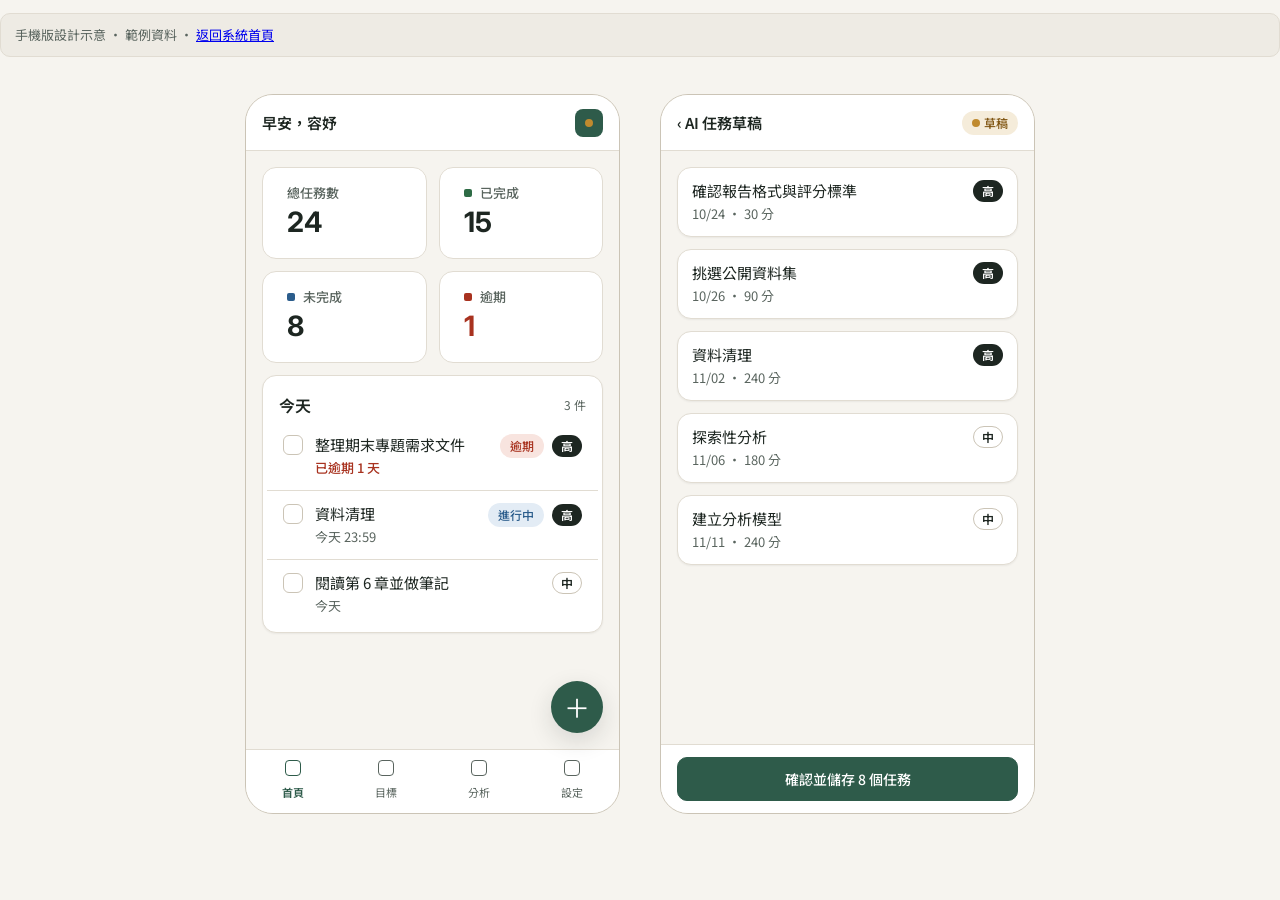
<file: frontend/pages/mobile.html>
<!doctype html>
<html lang="zh-Hant" data-theme="light">
<head>
<meta charset="utf-8">
<meta name="viewport" content="width=device-width, initial-scale=1">
<link rel="preconnect" href="https://fonts.googleapis.com">
<link href="https://fonts.googleapis.com/css2?family=Inter:wght@400;600;700&family=Noto+Sans+TC:wght@400;500;600;700&display=swap" rel="stylesheet">
<link rel="stylesheet" href="../css/tokens.css">
<link rel="stylesheet" href="../css/style.css">
<title>手機版設計示意｜智慧任務規劃</title>
<link rel="stylesheet" href="../css/integration.css">
<script src="../integration.js" defer></script>
</head>
<body>
<p class="tp-demo-note">手機版設計示意 · 範例資料 · <a href="dashboard.html">返回系統首頁</a></p>
<div style="display:flex;gap:40px;padding:24px;justify-content:center;background:var(--bg)">
<div class="tp-phone" style="position:relative"><div class="tp-phone__top"><span>早安，容妤</span><span class="tp-brand__mark"></span></div>
<div class="tp-phone__body"><div style="display:grid;grid-template-columns:1fr 1fr;gap:12px"><div class="tp-stat "><div class="tp-stat__label">總任務數</div><div class="tp-stat__num">24</div><div class="tp-stat__hint"></div></div><div class="tp-stat "><div class="tp-stat__label"><span class="tp-swatch" style="background:var(--status-done)"></span>已完成</div><div class="tp-stat__num">15</div><div class="tp-stat__hint"></div></div><div class="tp-stat "><div class="tp-stat__label"><span class="tp-swatch" style="background:var(--status-doing)"></span>未完成</div><div class="tp-stat__num">8</div><div class="tp-stat__hint"></div></div><div class="tp-stat tp-stat--overdue"><div class="tp-stat__label"><span class="tp-swatch" style="background:var(--status-overdue)"></span>逾期</div><div class="tp-stat__num">1</div><div class="tp-stat__hint"></div></div></div>
<section class="tp-card" style="padding:4px"><div class="tp-card__head" style="padding:12px 12px 0;margin-bottom:4px"><h2 class="tp-h2" style="font-size:16px">今天</h2><span class="tp-cap">3 件</span></div>
<div class="tp-task tp-task--overdue"><span class="tp-check"></span><div><div class="tp-task__title">整理期末專題需求文件</div><div class="tp-task__meta"><span class="tp-due">已逾期 1 天</span></div></div><div class="tp-task__side"><span class="tp-chip tp-chip--overdue">逾期</span><span class="tp-prio tp-prio--high">高</span></div></div><div class="tp-task tp-task--"><span class="tp-check"></span><div><div class="tp-task__title">資料清理</div><div class="tp-task__meta"><span class="tp-due">今天 23:59</span></div></div><div class="tp-task__side"><span class="tp-chip tp-chip--doing">進行中</span><span class="tp-prio tp-prio--high">高</span></div></div><div class="tp-task tp-task--"><span class="tp-check"></span><div><div class="tp-task__title">閱讀第 6 章並做筆記</div><div class="tp-task__meta"><span class="tp-due">今天</span></div></div><div class="tp-task__side"><span class="tp-prio tp-prio--mid">中</span></div></div></section></div>
<span class="tp-fab">＋</span>
<nav class="tp-bnav"><a href="dashboard.html" class="on"><span class="tp-nav__ico"></span>首頁</a><a><span class="tp-nav__ico"></span>目標</a><a><span class="tp-nav__ico"></span>分析</a><a><span class="tp-nav__ico"></span>設定</a></nav></div>
<div class="tp-phone"><div class="tp-phone__top"><span>‹ AI 任務草稿</span><span class="tp-chip tp-chip--ai"><span class="tp-ai-dot"></span>草稿</span></div>
<div class="tp-phone__body">
<div class="tp-card" style="padding:12px 14px"><div class="tp-row" style="justify-content:space-between;flex-wrap:nowrap"><span class="tp-task__title">確認報告格式與評分標準</span><span class="tp-prio tp-prio--high">高</span></div><div class="tp-task__meta">10/24 · 30 分</div></div><div class="tp-card" style="padding:12px 14px"><div class="tp-row" style="justify-content:space-between;flex-wrap:nowrap"><span class="tp-task__title">挑選公開資料集</span><span class="tp-prio tp-prio--high">高</span></div><div class="tp-task__meta">10/26 · 90 分</div></div><div class="tp-card" style="padding:12px 14px"><div class="tp-row" style="justify-content:space-between;flex-wrap:nowrap"><span class="tp-task__title">資料清理</span><span class="tp-prio tp-prio--high">高</span></div><div class="tp-task__meta">11/02 · 240 分</div></div><div class="tp-card" style="padding:12px 14px"><div class="tp-row" style="justify-content:space-between;flex-wrap:nowrap"><span class="tp-task__title">探索性分析</span><span class="tp-prio tp-prio--mid">中</span></div><div class="tp-task__meta">11/06 · 180 分</div></div><div class="tp-card" style="padding:12px 14px"><div class="tp-row" style="justify-content:space-between;flex-wrap:nowrap"><span class="tp-task__title">建立分析模型</span><span class="tp-prio tp-prio--mid">中</span></div><div class="tp-task__meta">11/11 · 240 分</div></div></div>
<div style="padding:12px 16px;background:var(--surface);border-top:1px solid var(--line)"><button class="tp-btn tp-btn--primary" style="width:100%;justify-content:center;height:44px">確認並儲存 8 個任務</button></div></div>
</div>
</body>
</html>
</file>
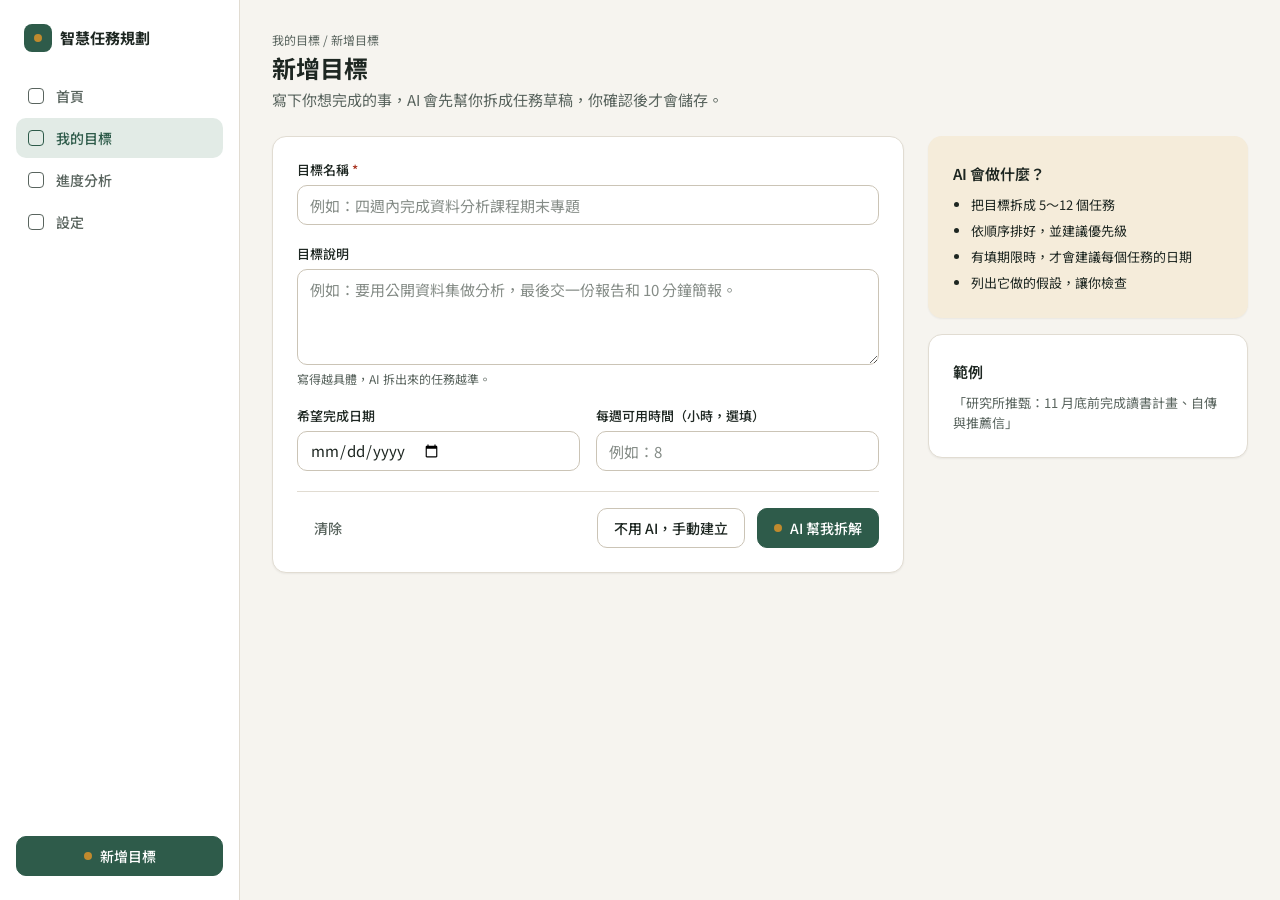
<file: frontend/pages/new-goal.html>
<!doctype html>
<html lang="zh-Hant" data-theme="light">
<head>
<meta charset="utf-8">
<meta name="viewport" content="width=device-width, initial-scale=1">
<link rel="preconnect" href="https://fonts.googleapis.com">
<link href="https://fonts.googleapis.com/css2?family=Inter:wght@400;600;700&family=Noto+Sans+TC:wght@400;500;600;700&display=swap" rel="stylesheet">
<link rel="stylesheet" href="../css/tokens.css">
<link rel="stylesheet" href="../css/style.css">
<title>新增目標｜智慧任務規劃</title>
<link rel="stylesheet" href="../css/integration.css">
<link rel="stylesheet" href="../css/app.css">
<script src="../integration.js" defer></script>
<script type="module" src="../js/new-goal.js"></script>
</head>
<body>
<nav class="tp-mobile-nav" aria-label="手機版主要導覽"><a href="dashboard.html">首頁</a><a href="goals.html" aria-current="page">我的目標</a><a href="progress.html">進度分析</a><a href="new-goal.html">新增目標</a></nav>
<div class="tp-shell"><aside class="tp-side"><div class="tp-brand"><span class="tp-brand__mark"></span>智慧任務規劃</div>
<nav class="tp-nav"><a href="dashboard.html" class=""><span class="tp-nav__ico"></span>首頁</a><a href="goals.html" class="on"><span class="tp-nav__ico"></span>我的目標</a><a href="progress.html" class=""><span class="tp-nav__ico"></span>進度分析</a><a href="#" class=""><span class="tp-nav__ico"></span>設定</a></nav>
<div class="tp-side__foot"><a href="new-goal.html" class="tp-btn tp-btn--primary" style="width:100%;justify-content:center;text-decoration:none"><span class="tp-ai-dot"></span>新增目標</a></div></aside>
<main class="tp-main"><div class="tp-wrap">
<div><p class="tp-cap" style="margin:0 0 4px">我的目標 / 新增目標</p><h1 class="tp-h1">新增目標</h1><p class="tp-muted" style="margin:4px 0 0">寫下你想完成的事，AI 會先幫你拆成任務草稿，你確認後才會儲存。</p></div>
<div class="tp-grid-side">
<form id="goal-form" class="tp-card tp-col" style="gap:20px;max-width:var(--form-max)" novalidate>
<div class="tp-field"><label class="tp-field__label" for="goal-title">目標名稱 <span style="color:var(--status-overdue)">*</span></label><input id="goal-title" name="title" class="tp-input" maxlength="200" required placeholder="例如：四週內完成資料分析課程期末專題"><span id="title-error" class="tp-err" hidden>請輸入目標名稱</span></div>
<div class="tp-field"><label class="tp-field__label" for="goal-description">目標說明</label><textarea id="goal-description" name="description" class="tp-input tp-input--area" maxlength="10000" placeholder="例如：要用公開資料集做分析，最後交一份報告和 10 分鐘簡報。"></textarea><span class="tp-field__hint">寫得越具體，AI 拆出來的任務越準。</span></div>
<div class="tp-row" style="gap:16px;align-items:flex-start"><div class="tp-field" style="flex:1"><label class="tp-field__label" for="goal-date">希望完成日期</label><input id="goal-date" name="target_date" type="date" class="tp-input"></div>
<div class="tp-field" style="flex:1"><label class="tp-field__label" for="goal-hours">每週可用時間（小時，選填）</label><input id="goal-hours" name="weekly_hours" type="number" min="1" max="168" step="1" class="tp-input" placeholder="例如：8"></div></div>
<div class="tp-row" style="justify-content:space-between;border-top:1px solid var(--line);padding-top:16px"><button type="reset" class="tp-btn tp-btn--ghost">清除</button>
<div class="tp-row"><button type="submit" class="tp-btn">不用 AI，手動建立</button><button type="button" id="ai-button" class="tp-btn tp-btn--primary"><span class="tp-ai-dot"></span>AI 幫我拆解</button></div></div>
</form>
<aside class="tp-col" style="gap:16px">
<section class="tp-card tp-card--ai"><h2 class="tp-h2" style="font-size:15px;margin-bottom:8px">AI 會做什麼？</h2><ul class="tp-sm" style="margin:0;padding-left:18px;display:flex;flex-direction:column;gap:6px"><li>把目標拆成 5～12 個任務</li><li>依順序排好，並建議優先級</li><li>有填期限時，才會建議每個任務的日期</li><li>列出它做的假設，讓你檢查</li></ul></section>
<section class="tp-card"><h2 class="tp-h2" style="font-size:15px;margin-bottom:8px">範例</h2><p class="tp-sm tp-muted" style="margin:0">「研究所推甄：11 月底前完成讀書計畫、自傳與推薦信」</p></section>
</aside></div></div></main></div>
</body>
</html>
</file>
<file: frontend/css/tokens.css>
/* 智慧任務規劃 — 由 tokens.json 產生的 CSS 變數 */
:root, [data-theme="light"] {
  --bg: #f6f4ef;
  --surface: #ffffff;
  --surface-sunk: #eeebe4;
  --line: #e1dcd2;
  --line-strong: #cbc4b6;
  --ink: #1d2621;
  --ink-muted: #59645e;
  --ink-faint: #858c87;
  --primary: #2e5b4a;
  --primary-hover: #23483a;
  --primary-soft: #e2ebe6;
  --on-primary: #ffffff;
  --accent: #c08a2e;
  --accent-ink: #7f5410;
  --accent-soft: #f5ecda;
  --status-todo: #59645e;
  --status-todo-soft: #eceae4;
  --status-doing: #2b5d8c;
  --status-doing-soft: #e3ecf5;
  --status-done: #2e6b45;
  --status-done-soft: #e2efe6;
  --status-overdue: #a8321f;
  --status-overdue-soft: #f8e4df;
  --shadow-card: 0 1px 2px rgba(29,38,33,0.06);
  --shadow-pop: 0 8px 24px rgba(29,38,33,0.14);
}
[data-theme="dark"] {
  --bg: #141816;
  --surface: #1c211e;
  --surface-sunk: #232925;
  --line: #2f3632;
  --line-strong: #46504a;
  --ink: #ecefe9;
  --ink-muted: #a3ada6;
  --ink-faint: #78817b;
  --primary: #7fbfa3;
  --primary-hover: #98cfb6;
  --primary-soft: #213a30;
  --on-primary: #0f1a15;
  --accent: #e0b25e;
  --accent-ink: #e8c27e;
  --accent-soft: #3a2f1a;
  --status-todo: #a3ada6;
  --status-todo-soft: #262c28;
  --status-doing: #8bb8e3;
  --status-doing-soft: #1d2c3a;
  --status-done: #86c99d;
  --status-done-soft: #1d3325;
  --status-overdue: #f08f7c;
  --status-overdue-soft: #3d211b;
  --shadow-card: none;
  --shadow-pop: 0 8px 24px rgba(0,0,0,0.5);
}
:root {
  --space-1: 4px;
  --space-2: 8px;
  --space-3: 12px;
  --space-4: 16px;
  --space-5: 24px;
  --space-6: 32px;
  --space-7: 48px;
  --radius-sm: 6px;
  --radius-md: 10px;
  --radius-lg: 14px;
  --radius-pill: 999px;
  --sidebar-width: 240px;
  --content-max: 1120px;
  --form-max: 640px;
  --topbar-height: 64px;
  --bottom-nav-height: 64px;
  --breakpoint-mobile: 768px;
  --font-sans: "Noto Sans TC", "PingFang TC", "Microsoft JhengHei", system-ui, sans-serif;
  --font-num: "Inter", "Noto Sans TC", system-ui, sans-serif;
}
</file>
<file: frontend/css/style.css>
/* 智慧任務規劃 — 共用樣式。所有值都來自 tokens.css 的變數。 */
* { box-sizing: border-box; }
body { margin: 0; background: var(--bg); color: var(--ink); font-family: var(--font-sans); font-size: 15px; line-height: 24px; }
.tp-pad { padding: var(--space-5); }
.tp-row { display: flex; gap: var(--space-3); align-items: center; flex-wrap: wrap; }
.tp-col { display: flex; flex-direction: column; gap: var(--space-3); }
.tp-muted { color: var(--ink-muted); }
.tp-sm { font-size: 13px; line-height: 20px; }
.tp-cap { font-size: 12px; line-height: 16px; color: var(--ink-muted); }
.tp-h1 { font-size: 24px; line-height: 32px; font-weight: 700; margin: 0; }
.tp-h2 { font-size: 18px; line-height: 26px; font-weight: 600; margin: 0; }
.tp-display { font-size: 32px; line-height: 40px; font-weight: 700; margin: 0; }

/* 按鈕 */
.tp-btn { display: inline-flex; align-items: center; gap: var(--space-2); height: 40px; padding: 0 var(--space-4); border-radius: var(--radius-md); border: 1px solid var(--line-strong); background: var(--surface); color: var(--ink); font: 500 14px/1 var(--font-sans); cursor: pointer; white-space: nowrap; }
.tp-btn:hover { background: var(--surface-sunk); }
.tp-btn:focus-visible { outline: 2px solid var(--primary); outline-offset: 2px; }
.tp-btn--primary { background: var(--primary); border-color: var(--primary); color: var(--on-primary); }
.tp-btn--primary:hover { background: var(--primary-hover); border-color: var(--primary-hover); }
.tp-btn--ghost { border-color: transparent; background: transparent; color: var(--ink-muted); }
.tp-btn--danger { color: var(--status-overdue); border-color: var(--line-strong); }
.tp-btn--sm { height: 32px; padding: 0 var(--space-3); font-size: 13px; }
.tp-btn[disabled] { color: var(--ink-faint); border-color: var(--line); background: var(--surface-sunk); cursor: not-allowed; }
.tp-ai-dot { width: 8px; height: 8px; border-radius: 50%; background: var(--accent); display: inline-block; flex: none; }

/* 卡片 */
.tp-card { background: var(--surface); border: 1px solid var(--line); border-radius: var(--radius-lg); box-shadow: var(--shadow-card); padding: var(--space-5); }
.tp-card__head { display: flex; justify-content: space-between; align-items: center; margin-bottom: var(--space-3); }
.tp-card--ai { background: var(--accent-soft); border-color: transparent; }

/* 統計卡片 */
.tp-stat { background: var(--surface); border: 1px solid var(--line); border-radius: var(--radius-lg); padding: var(--space-4) var(--space-5); display: flex; flex-direction: column; gap: var(--space-1); min-width: 0; }
.tp-stat__label { font-size: 13px; line-height: 18px; font-weight: 500; color: var(--ink-muted); display: flex; align-items: center; gap: var(--space-2); }
.tp-stat__num { font: 700 28px/32px var(--font-num); color: var(--ink); }
.tp-stat__hint { font-size: 12px; line-height: 16px; color: var(--ink-muted); }
.tp-stat--overdue .tp-stat__num { color: var(--status-overdue); }
.tp-swatch { width: 8px; height: 8px; border-radius: 2px; display: inline-block; }

/* 狀態與優先級標籤 */
.tp-chip { display: inline-flex; align-items: center; gap: var(--space-1); height: 24px; padding: 0 10px; border-radius: var(--radius-pill); font-size: 12px; font-weight: 500; white-space: nowrap; }
.tp-chip--todo { background: var(--status-todo-soft); color: var(--status-todo); }
.tp-chip--doing { background: var(--status-doing-soft); color: var(--status-doing); }
.tp-chip--done { background: var(--status-done-soft); color: var(--status-done); }
.tp-chip--overdue { background: var(--status-overdue-soft); color: var(--status-overdue); }
.tp-chip--ai { background: var(--accent-soft); color: var(--accent-ink); }
.tp-prio { display: inline-flex; align-items: center; height: 22px; padding: 0 8px; border-radius: var(--radius-pill); font-size: 12px; font-weight: 600; border: 1px solid transparent; white-space: nowrap; }
.tp-prio--high { background: var(--ink); color: var(--surface); }
.tp-prio--mid { border-color: var(--line-strong); color: var(--ink); background: var(--surface); }
.tp-prio--low { background: var(--surface-sunk); color: var(--ink-muted); }

/* 任務列 */
.tp-task { display: grid; grid-template-columns: 20px 1fr auto; gap: var(--space-3); align-items: start; padding: var(--space-3) var(--space-4); border-radius: var(--radius-md); background: var(--surface); }
.tp-task + .tp-task { border-top: 1px solid var(--line); border-radius: 0; }
.tp-task__title { font-size: 15px; line-height: 22px; }
.tp-task__meta { font-size: 13px; line-height: 20px; color: var(--ink-muted); display: flex; gap: var(--space-2); align-items: center; flex-wrap: wrap; margin-top: 2px; }
.tp-task__side { display: flex; gap: var(--space-2); align-items: center; }
.tp-task--done .tp-task__title { color: var(--ink-muted); text-decoration: line-through; }
.tp-task--overdue .tp-due { color: var(--status-overdue); font-weight: 500; }
.tp-check { width: 20px; height: 20px; border-radius: var(--radius-sm); border: 1.5px solid var(--line-strong); background: var(--surface); margin-top: 1px; display: grid; place-items: center; }
.tp-check--on { background: var(--primary); border-color: var(--primary); }
.tp-check--on::after { content: ""; width: 10px; height: 5px; border-left: 2px solid var(--on-primary); border-bottom: 2px solid var(--on-primary); transform: translateY(-1px) rotate(-45deg); }

/* 表單 */
.tp-field { display: flex; flex-direction: column; gap: 6px; }
.tp-field__label { font-size: 13px; line-height: 18px; font-weight: 500; }
.tp-field__hint { font-size: 12px; line-height: 16px; color: var(--ink-muted); }
.tp-input { height: 40px; border: 1px solid var(--line-strong); border-radius: var(--radius-md); background: var(--surface); padding: 0 var(--space-3); color: var(--ink); font: 400 15px/24px var(--font-sans); display: flex; align-items: center; }
.tp-input--area { height: 96px; align-items: flex-start; padding-top: 8px; }
.tp-input--focus { border-color: var(--primary); box-shadow: 0 0 0 3px var(--primary-soft); }
.tp-input--error { border-color: var(--status-overdue); }
.tp-ph { color: var(--ink-faint); }
.tp-err { font-size: 12px; line-height: 16px; color: var(--status-overdue); }

/* 進度條 */
.tp-bar { height: 8px; border-radius: var(--radius-pill); background: var(--primary-soft); overflow: hidden; }
.tp-bar > i { display: block; height: 100%; background: var(--primary); border-radius: var(--radius-pill); }

/* 提示訊息 */
.tp-alert { display: flex; gap: var(--space-3); align-items: flex-start; padding: var(--space-3) var(--space-4); border-radius: var(--radius-md); font-size: 14px; line-height: 22px; }
.tp-alert--error { background: var(--status-overdue-soft); color: var(--ink); }
.tp-alert--error b { color: var(--status-overdue); }
.tp-alert--ok { background: var(--status-done-soft); }
.tp-alert--ok b { color: var(--status-done); }
.tp-toast { background: var(--ink); color: var(--surface); border-radius: var(--radius-md); padding: var(--space-3) var(--space-4); box-shadow: var(--shadow-pop); font-size: 14px; display: inline-flex; gap: var(--space-4); align-items: center; }
.tp-toast u { color: var(--surface); font-weight: 600; text-decoration: underline; }

/* 分頁 / 篩選 */
.tp-tabs { display: inline-flex; background: var(--surface-sunk); border-radius: var(--radius-md); padding: 3px; gap: 2px; }
.tp-tab { padding: 0 var(--space-3); height: 30px; display: inline-flex; align-items: center; border-radius: 8px; font-size: 13px; color: var(--ink-muted); font-weight: 500; }
.tp-tab--on { background: var(--surface); color: var(--ink); box-shadow: var(--shadow-card); }

/* ===== 版面骨架 ===== */
.tp-shell { display: grid; grid-template-columns: var(--sidebar-width) 1fr; min-height: 100vh; background: var(--bg); }
.tp-side { background: var(--surface); border-right: 1px solid var(--line); padding: var(--space-5) var(--space-4); display: flex; flex-direction: column; gap: var(--space-5); }
.tp-brand { display: flex; align-items: center; gap: var(--space-2); font-weight: 700; font-size: 15px; padding: 0 var(--space-2); }
.tp-brand__mark { width: 28px; height: 28px; border-radius: 8px; background: var(--primary); display: grid; place-items: center; }
.tp-brand__mark::after { content: ""; width: 8px; height: 8px; border-radius: 50%; background: var(--accent); }
.tp-nav { display: flex; flex-direction: column; gap: 2px; }
.tp-nav a { display: flex; align-items: center; gap: var(--space-3); height: 40px; padding: 0 var(--space-3); border-radius: var(--radius-md); color: var(--ink-muted); text-decoration: none; font-size: 14px; font-weight: 500; }
.tp-nav a.on { background: var(--primary-soft); color: var(--primary); }
.tp-nav__ico { width: 16px; height: 16px; border: 1.5px solid currentColor; border-radius: 4px; flex: none; }
.tp-side__foot { margin-top: auto; }
.tp-main { padding: var(--space-6); min-width: 0; }
.tp-wrap { max-width: var(--content-max); margin: 0 auto; display: flex; flex-direction: column; gap: var(--space-5); }
.tp-pagehead { display: flex; justify-content: space-between; align-items: flex-end; gap: var(--space-4); }
.tp-grid-4 { display: grid; grid-template-columns: repeat(4, 1fr); gap: var(--space-4); }
.tp-grid-main { display: grid; grid-template-columns: 7fr 5fr; gap: var(--space-4); align-items: start; }
.tp-grid-side { display: grid; grid-template-columns: 1fr 320px; gap: var(--space-5); align-items: start; }
.tp-bottombar { position: sticky; bottom: 0; background: var(--surface); border-top: 1px solid var(--line); padding: var(--space-3) var(--space-6); display: flex; justify-content: space-between; align-items: center; }
.tp-legend { display: flex; flex-direction: column; gap: var(--space-2); font-size: 13px; }
.tp-legend span { display: flex; align-items: center; gap: var(--space-2); }
.tp-legend b { margin-left: auto; font-family: var(--font-num); }

/* 圖表色（SVG 用 class 綁定 token） */
.c-done { fill: var(--status-done); } .c-doing { fill: var(--status-doing); } .c-todo { fill: var(--line-strong); } .c-over { fill: var(--status-overdue); }
.s-done { stroke: var(--status-done); } .s-doing { stroke: var(--status-doing); } .s-todo { stroke: var(--line-strong); } .s-over { stroke: var(--status-overdue); } .s-track { stroke: var(--surface-sunk); }
.c-ink { fill: var(--ink); } .c-muted { fill: var(--ink-muted); } .c-line { stroke: var(--line); }

/* 手機版 */
.tp-phone { width: 375px; border: 1px solid var(--line-strong); border-radius: 28px; overflow: hidden; background: var(--bg); display: flex; flex-direction: column; height: 720px; }
.tp-phone__top { height: 56px; display: flex; align-items: center; justify-content: space-between; padding: 0 var(--space-4); background: var(--surface); border-bottom: 1px solid var(--line); font-weight: 600; }
.tp-phone__body { flex: 1; overflow: hidden; padding: var(--space-4); display: flex; flex-direction: column; gap: var(--space-3); }
.tp-bnav { height: var(--bottom-nav-height); background: var(--surface); border-top: 1px solid var(--line); display: grid; grid-template-columns: repeat(4, 1fr); }
.tp-bnav a { display: flex; flex-direction: column; align-items: center; justify-content: center; gap: 4px; font-size: 11px; color: var(--ink-muted); text-decoration: none; }
.tp-bnav a.on { color: var(--primary); font-weight: 600; }
.tp-fab { position: absolute; right: 16px; bottom: 80px; width: 52px; height: 52px; border-radius: 50%; background: var(--primary); color: var(--on-primary); display: grid; place-items: center; font-size: 26px; box-shadow: var(--shadow-pop); }

@media (max-width: 767px) {
  .tp-shell { grid-template-columns: 1fr; }
  .tp-side { display: none; }
  .tp-main { padding: var(--space-4); }
  .tp-grid-4 { grid-template-columns: 1fr 1fr; }
  .tp-grid-main, .tp-grid-side { grid-template-columns: 1fr; }
}
</file>
<file: frontend/css/integration.css>
/* 現有 FastAPI 專案的導覽與展示狀態，保留原始設計樣式。 */
a.tp-btn { text-decoration: none; }
.tp-demo-note { padding: 10px 14px; border: 1px solid var(--line); border-radius: var(--radius-md); background: var(--surface-sunk); color: var(--ink-muted); font-size: 13px; line-height: 22px; }
.tp-demo-note [role="status"] { display: block; }
.tp-mobile-nav { display: none; }
.tp-prototype-message { position: fixed; bottom: 24px; left: 50%; transform: translateX(-50%); z-index: 20; max-width: calc(100% - 32px); }
@media (max-width: 767px) {
  .tp-mobile-nav { display: flex; flex-wrap: wrap; justify-content: space-around; gap: 8px; padding: 12px; background: var(--surface); border-bottom: 1px solid var(--line); }
  .tp-mobile-nav a { color: var(--ink-muted); text-decoration: none; font-size: 14px; }
  .tp-mobile-nav a[aria-current="page"] { color: var(--primary); font-weight: 700; }
  .tp-pagehead, .tp-bottombar { flex-wrap: wrap; gap: 12px; }
  .tp-tabs { flex-wrap: wrap; }
  .tp-task { grid-template-columns: 20px minmax(0, 1fr); }
  .tp-task__side { grid-column: 2; }
  .tp-grid-main[style] { grid-template-columns: 1fr !important; }
  .tp-phone { max-width: 100%; flex-shrink: 0; }
  body > div[style*="gap:40px"] { flex-wrap: wrap; padding: 16px !important; }
  .tp-prototype-table { overflow-x: auto !important; }
  .tp-prototype-table > div { min-width: 660px; }
}
</file>
<file: frontend/css/app.css>
/* 第四週：串接真實資料後新增的元件樣式，沿用 tokens.css 的變數。 */

/* 設計稿的 display 設定會蓋過 hidden 屬性，這裡讓 hidden 一定生效 */
[hidden] { display: none !important; }

/* 真正的表單元件沿用 .tp-input 外觀 */
input.tp-input, textarea.tp-input, select.tp-input { width: 100%; }
input.tp-input:focus, textarea.tp-input:focus, select.tp-input:focus { outline: none; border-color: var(--primary); box-shadow: 0 0 0 3px var(--primary-soft); }
textarea.tp-input { resize: vertical; padding-bottom: 8px; }
.tp-input::placeholder { color: var(--ink-faint); }

.app-num { font-family: var(--font-num); font-weight: 600; white-space: nowrap; }
.app-link { color: inherit; }
.app-empty { padding: var(--space-5); text-align: center; margin: 0; display: flex; flex-direction: column; align-items: center; gap: var(--space-3); }
.app-danger { color: var(--status-overdue); }

/* 目標列表 */
.app-goal-list { display: flex; flex-direction: column; gap: var(--space-3); }
.app-goal-card { display: block; color: inherit; text-decoration: none; }
.app-goal-card:hover { border-color: var(--line-strong); }

/* 可點擊的分頁與勾選框（原設計為 span，改成 button 需重設樣式） */
.app-tab { border: 0; background: transparent; cursor: pointer; font-family: inherit; }
.app-tab.tp-tab--on { background: var(--surface); }
.app-check { padding: 0; cursor: pointer; }
.app-check:focus-visible { outline: 2px solid var(--primary); outline-offset: 2px; }
.app-tab.app-danger { color: var(--status-overdue); }

/* 第五週：排序選單與逾期提示 */
select.tp-input.app-sort { width: auto; height: 32px; }
.app-overdue-note { color: var(--status-overdue); font-weight: 500; }

/* 對話框 */
.app-dialog { width: min(560px, calc(100% - 32px)); border: 1px solid var(--line); border-radius: var(--radius-lg); padding: var(--space-5); background: var(--surface); color: var(--ink); box-shadow: var(--shadow-pop); }
.app-dialog::backdrop { background: rgb(0 0 0 / 0.35); }
.app-form-grid { display: grid; grid-template-columns: 1fr 1fr; gap: var(--space-4); }

/* 提示訊息 */
.app-toast { position: fixed; bottom: 24px; left: 50%; transform: translateX(-50%); z-index: 30; max-width: calc(100% - 32px); }
.app-toast[hidden] { display: none; }
.app-toast--error { background: var(--status-overdue); }

@media (max-width: 767px) {
  .app-form-grid { grid-template-columns: 1fr; }
  .tp-task__side { flex-wrap: wrap; }
}
</file>
